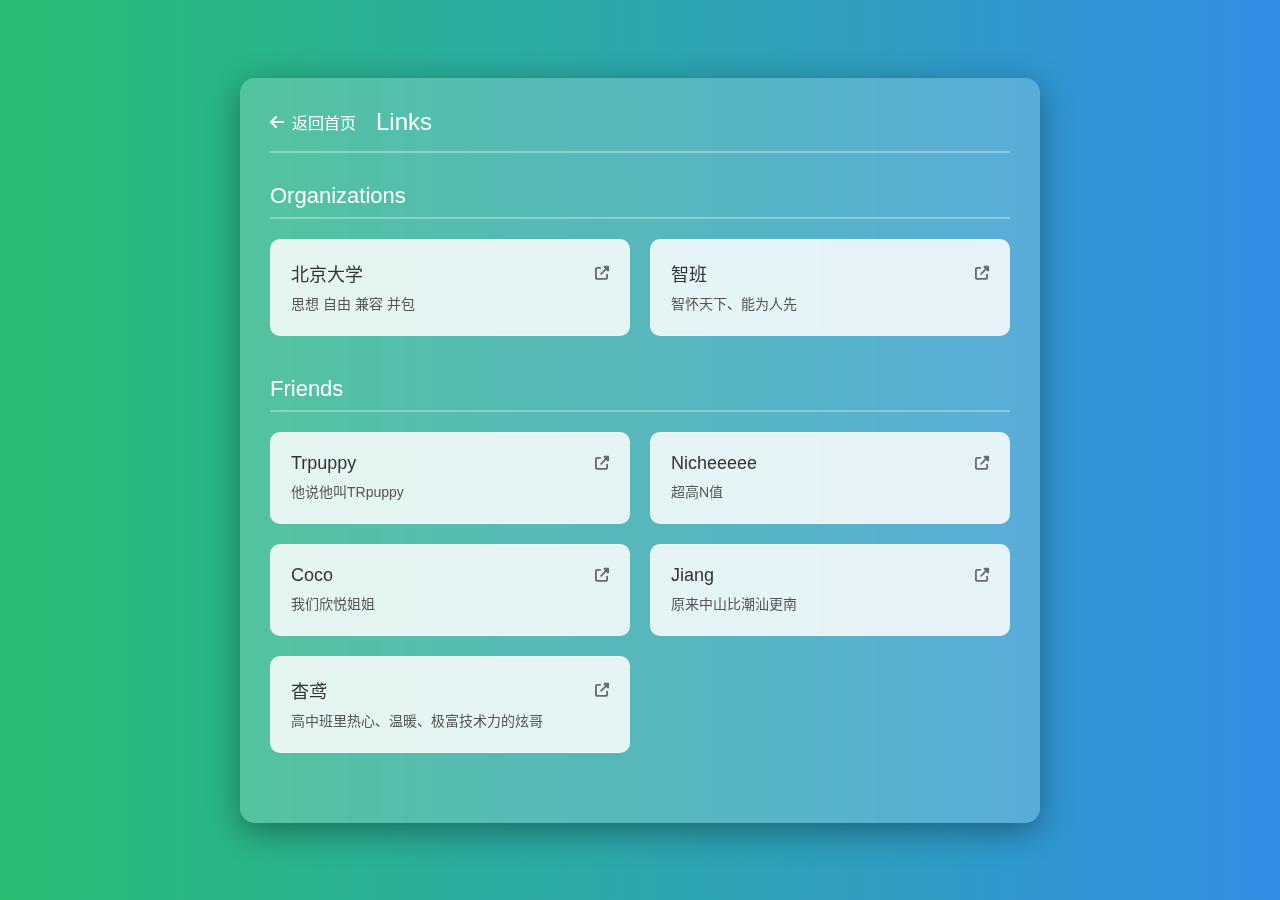
<file: links.html>
<!DOCTYPE html>
<html lang="zh-CN">
<head>
    <meta charset="UTF-8">
    <meta name="viewport" content="width=device-width, initial-scale=1.0">
    <title>联结 - Logic</title>
    <link rel="stylesheet" href="https://cdnjs.cloudflare.com/ajax/libs/font-awesome/6.4.0/css/all.min.css">
    <style>
        * {
            margin: 0;
            padding: 0;
            box-sizing: border-box;
            font-family: 'Segoe UI', 'Microsoft YaHei', sans-serif;
        }
        
        @keyframes fadeInLeft {
            from {
                opacity: 0;
                transform: translate3d(-100%, 0, 0);
            }
        
            to {
                opacity: 1;
                transform: none;
            }
        }
        
        body {
            margin: 0;
            background:linear-gradient(
                        to left,
                        rgb(50, 143, 230),
                        rgb(39, 189, 114)) ;
            transition: 0.3s;
            display: flex;
            justify-content: center;
            align-items: center;
            min-height: 100vh;
            padding: 20px;
        }
        
        .links-container {
            width: 90%;
            max-width: 800px; /* 减小最大宽度以适应两列布局 */
            animation-duration: 1s;
            animation-fill-mode: both;
            animation-name: fadeInLeft;
            background: rgba( 255, 255, 255, 0.2 );
            box-shadow: 0 8px 32px 0 rgba( 0, 0, 0, 0.37 );
            backdrop-filter: blur(8px);
            -webkit-backdrop-filter: blur(8px);
            border-radius: 15px;
            overflow: hidden;
            transition: 0.3s;
            padding: 30px;
        }
        
        .links-container:hover {
            backdrop-filter: blur(11px);
            box-shadow: 0 8px 39px 0 rgba(0, 0, 0, 0.37);
        }
        
        .header {
            display: flex;
            align-items: center;
            margin-bottom: 30px;
            padding-bottom: 15px;
            border-bottom: 2px solid rgba(255, 255, 255, 0.3);
        }
        
        .back-btn {
            color: white;
            text-decoration: none;
            display: flex;
            align-items: center;
            font-size: 16px;
            margin-right: 20px;
            transition: 0.3s;
        }
        
        .back-btn:hover {
            transform: translateX(-5px);
        }
        
        .back-btn i {
            margin-right: 8px;
        }
        
        .header-title {
            font-size: 24px;
            font-weight: 300;
            color: white;
        }
        
        .links-section {
            margin-bottom: 40px;
        }
        
        .section-title {
            font-size: 22px;
            color: white;
            margin-bottom: 20px;
            padding-bottom: 8px;
            border-bottom: 2px solid rgba(255, 255, 255, 0.3);
            font-weight: 300;
        }
        
        .links-grid {
            display: grid;
            grid-template-columns: repeat(2, 1fr); /* 固定为两列 */
            gap: 20px;
        }
        
        .link-card {
            background: rgba(255, 255, 255, 0.85); /* 增加背景不透明度 */
            border-radius: 10px;
            padding: 20px;
            transition: all 0.3s ease;
            border: 1px solid rgba(255, 255, 255, 0.3);
            cursor: pointer;
            text-decoration: none;
            display: block;
        }
        
        .link-card:hover {
            background: rgba(255, 255, 255, 0.95); /* 悬停时更不透明 */
            transform: translateY(-5px);
            box-shadow: 0 10px 20px rgba(0, 0, 0, 0.1);
        }
        
        .link-title {
            font-size: 18px;
            font-weight: 500;
            color: #333; /* 改为黑色 */
            margin-bottom: 8px;
            display: flex;
            align-items: center;
            justify-content: space-between;
        }
        
        .link-title-text {
            flex: 1;
        }
        
        .link-icon {
            margin-left: 8px;
            font-size: 14px;
            opacity: 0.7;
            color: #333; /* 改为黑色 */
        }
        
        .link-description {
            font-size: 14px;
            color: #555; /* 改为深灰色 */
            line-height: 1.5;
        }
        
        /* 响应式设计 */
        @media (max-width: 800px) {
            .links-container {
                box-shadow: 0 8px 39px 0 rgba(0, 0, 0, 0.37)!important;
                padding: 20px;
            }
            
            .links-grid {
                grid-template-columns: 1fr; /* 在较小屏幕上变为单列 */
            }
        }
        
        @media (max-width: 500px) {
            .header-title {
                font-size: 20px;
            }
            
            .section-title {
                font-size: 18px;
            }
        }
        
        /* 空状态样式 */
        .empty-state {
            display: flex;
            flex-direction: column;
            align-items: center;
            justify-content: center;
            padding: 40px 20px;
            color: rgba(255, 255, 255, 0.7);
            text-align: center;
        }
        
        .empty-icon {
            font-size: 40px;
            margin-bottom: 15px;
            opacity: 0.5;
        }
        
        .empty-text {
            font-size: 16px;
        }
    </style>
</head>
<body>
    <div class="links-container">
        <div class="header">
            <a href="index.html" class="back-btn">
                <i class="fas fa-arrow-left"></i> 返回首页
            </a>
            <h1 class="header-title">Links</h1>
        </div>
        
        <!-- 组织链接部分 -->
        <div class="links-section">
            <h2 class="section-title">Organizations</h2>
            <div class="links-grid" id="organizationsList">
                <!-- 组织链接将通过JavaScript动态加载 -->
            </div>
        </div>
        
        <!-- 朋友链接部分 -->
        <div class="links-section">
            <h2 class="section-title">Friends</h2>
            <div class="links-grid" id="friendsList">
                <!-- 朋友链接将通过JavaScript动态加载 -->
            </div>
        </div>
    </div>

    <script>
        // 组织链接数据
        const organizations = [
            {
                title: "北京大学",
                url: "https://www.pku.edu.cn",
                description: "思想 自由 兼容 并包"
            },
            {
                title: "智班",
                url: "https://zhi-class.ai",
                description: "智怀天下、能为人先"
            }
        ];

        // 朋友链接数据
        const friends = [
            {
                title: "Trpuppy",
                url: "https://trpuppy.vercel.app/",
                description: "他说他叫TRpuppy"
            },
            {
                title: "Nicheeeee",
                url: "https://nicheeeee.github.io/",
                description: "超高N值"
            },
            {
                title: "Coco",
                url: "https://coco.github.io/",
                description: "我们欣悦姐姐"
            },
            {
                title: "Jiang",
                url: "https://jiang-reizen.github.io/",
                description: "原来中山比潮汕更南"
            },
            {
                title: "杳鸢",
                url: "https://uniya.work/",
                description: "高中班里热心、温暖、极富技术力的炫哥"
            }
        ];

        // 动态生成链接卡片
        function renderLinkCards(containerId, links) {
            const container = document.getElementById(containerId);
            
            if (links.length === 0) {
                container.innerHTML = `
                    <div class="empty-state">
                        <div class="empty-icon">
                            <i class="fas fa-link"></i>
                        </div>
                        <div class="empty-text">暂无链接</div>
                    </div>
                `;
                return;
            }
            
            container.innerHTML = '';
            
            links.forEach(link => {
                const linkCard = document.createElement('a');
                linkCard.className = 'link-card';
                linkCard.href = link.url;
                linkCard.target = '_blank';
                linkCard.rel = 'noopener noreferrer';
                
                linkCard.innerHTML = `
                    <div class="link-title">
                        <span class="link-title-text">${link.title}</span>
                        <i class="fas fa-external-link-alt link-icon"></i>
                    </div>
                    <div class="link-description">${link.description}</div>
                `;
                
                container.appendChild(linkCard);
            });
        }

        // 初始化
        document.addEventListener('DOMContentLoaded', () => {
            renderLinkCards('organizationsList', organizations);
            renderLinkCards('friendsList', friends);
        });
        
        // 禁止右键菜单和选择文本
        document.addEventListener('contextmenu', function(e) {
            e.preventDefault();
            return false;
        });
        
        document.addEventListener('selectstart', function(e) {
            e.preventDefault();
            return false;
        });
    </script>
</body>

</html>
</file>
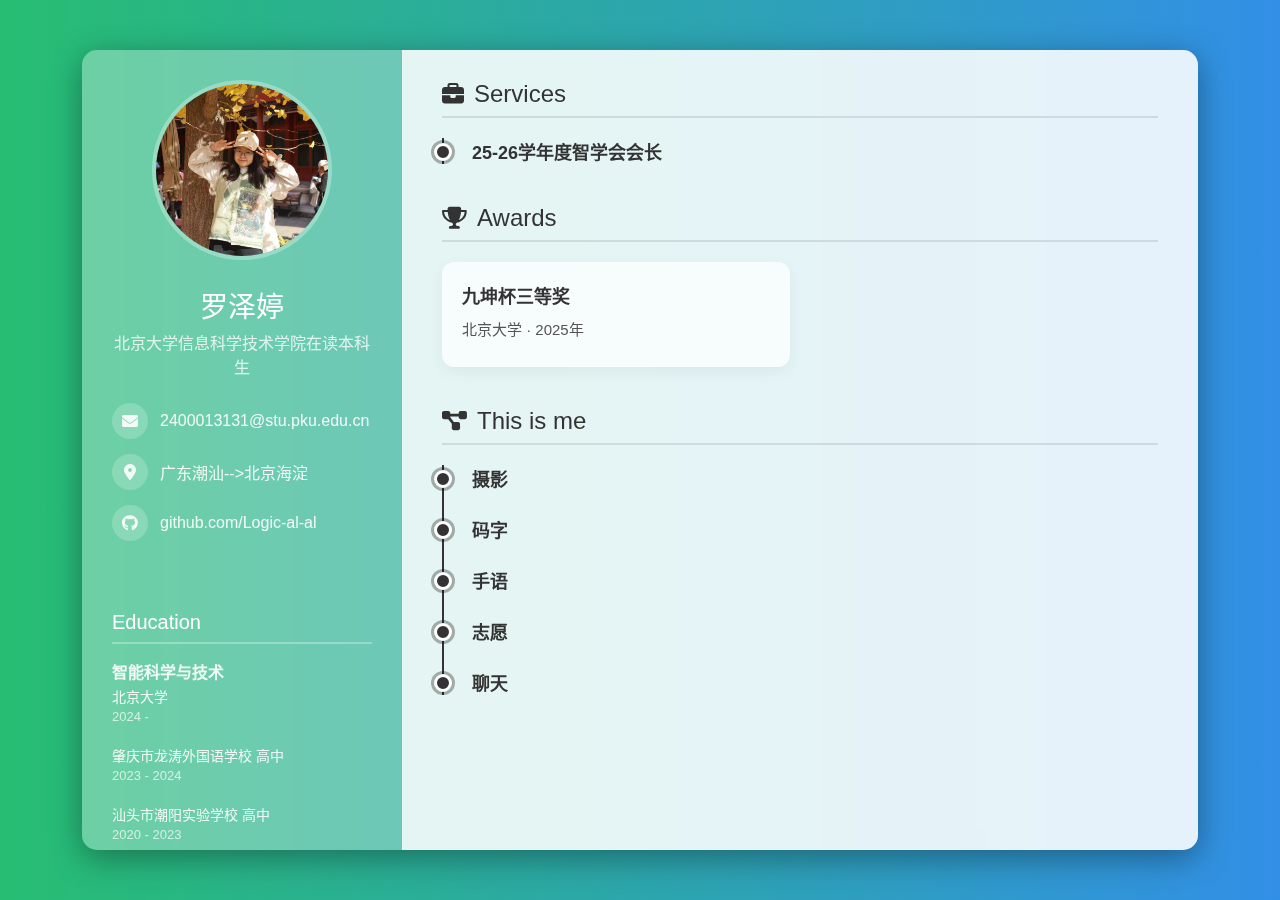
<file: me.html>
<!DOCTYPE html>
<html lang="zh-CN">
<head>
    <meta charset="UTF-8">
    <meta name="viewport" content="width=device-width, initial-scale=1.0">
    <title>简介 - Logic</title>
    <link rel="stylesheet" href="https://cdnjs.cloudflare.com/ajax/libs/font-awesome/6.4.0/css/all.min.css">
    <style>
        * {
            margin: 0;
            padding: 0;
            box-sizing: border-box;
            font-family: 'Segoe UI', 'Microsoft YaHei', sans-serif;
        }
        
        @keyframes fadeInLeft {
            from {
                opacity: 0;
                transform: translate3d(-100%, 0, 0);
            }
        
            to {
                opacity: 1;
                transform: none;
            }
        }
        
        body {
            margin: 0;
            background:linear-gradient(
                        to left,
                        rgb(50, 143, 230),
                        rgb(39, 189, 114)) ;
            transition: 0.3s;
            display: flex;
            justify-content: center;
            align-items: center;
            height: 100vh;
            overflow: hidden; /* 页面整体不可滚动 */
            padding: 20px;
        }
        
        .resume-container {
            display: flex;
            width: 90%;
            max-width: 1200px;
            height: 90vh;
            max-height: 800px;
            animation-duration: 1s;
            animation-fill-mode: both;
            animation-name: fadeInLeft;
            background: rgba( 255, 255, 255, 0.2 );
            box-shadow: 0 8px 32px 0 rgba( 0, 0, 0, 0.37 );
            backdrop-filter: blur(8px);
            -webkit-backdrop-filter: blur(8px);
            border-radius: 15px;
            overflow: hidden;
            transition: 0.3s;
        }
        
        .resume-container:hover {
            backdrop-filter: blur(11px);
            box-shadow: 0 8px 39px 0 rgba(0, 0, 0, 0.37);
        }
        
        /* 左侧固定栏样式 */
        .sidebar {
            width: 320px;
            background: rgba(255, 255, 255, 0.15);
            padding: 30px;
            display: flex;
            flex-direction: column;
            align-items: center;
            overflow-y: auto; /* 左侧栏内部可滚动 */
        }
        
        .profile-img {
            width: 180px;
            height: 180px;
            border-radius: 50%;
            object-fit: cover;
            border: 4px solid rgba(255, 255, 255, 0.3);
            margin-bottom: 25px;
            transition: 0.7s;
        }
        
        .resume-container:hover .profile-img {
            transform: rotate(360deg);
        }
        
        .profile-img:hover {
            transform: rotate(360deg);
        }
        
        .name {
            font-size: 28px;
            font-weight: 300;
            color: white;
            margin-bottom: 5px;
            text-align: center;
        }
        
        .title {
            font-size: 16px;
            color: rgba(255, 255, 255, 0.8);
            margin-bottom: 25px;
            text-align: center;
        }
        
        .contact-info {
            width: 100%;
            margin-bottom: 30px;
        }
        
        .contact-item {
            display: flex;
            align-items: center;
            margin-bottom: 15px;
            color: rgba(255, 255, 255, 0.9);
        }
        
        .contact-icon {
            width: 36px;
            height: 36px;
            border-radius: 50%;
            background: rgba(255, 255, 255, 0.2);
            display: flex;
            align-items: center;
            justify-content: center;
            margin-right: 12px;
            font-size: 16px;
        }
        
        .section-title {
            font-size: 20px;
            color: white;
            margin: 25px 0 15px;
            padding-bottom: 8px;
            border-bottom: 2px solid rgba(255, 255, 255, 0.3);
            width: 100%;
            font-weight: 300;
        }
        

        /* 确保教育部分完全左对齐 */
        .education-item {
        margin-bottom: 18px;
        color: rgba(255, 255, 255, 0.9);
        width: 100%; /* 添加这行确保宽度100% */
        text-align: left; /* 添加这行确保文本左对齐 */
        }
        .education-degree {
            font-weight: 600;
            font-size: 16px;
        }
        
        .education-school {
            font-size: 14px;
            margin: 3px 0;
        }
        
        .education-year {
            font-size: 13px;
            color: rgba(255, 255, 255, 0.7);
        }
        
        /* 右侧内容区样式 */
        .main-content {
            flex: 1;
            padding: 30px 40px;
            overflow-y: auto; /* 右侧内容区可滚动 */
            background: rgba(255, 255, 255, 0.85);
        }
        
        .content-section {
            margin-bottom: 40px;
        }
        
        .content-title {
            font-size: 24px;
            color: #333;
            margin-bottom: 20px;
            padding-bottom: 8px;
            border-bottom: 2px solid rgba(0, 0, 0, 0.1);
            display: flex;
            align-items: center;
            font-weight: 300;
        }
        
        .content-title i {
            margin-right: 10px;
            font-size: 22px;
        }
        
        .timeline {
            position: relative;
            padding-left: 30px;
        }
        
        .timeline::before {
            content: '';
            position: absolute;
            left: 0;
            top: 0;
            bottom: 0;
            width: 2px;
            background: #333;
        }
        
        .timeline-item {
            position: relative;
            margin-bottom: 25px;
        }
        
        .timeline-item::before {
            content: '';
            position: absolute;
            left: -38px;
            top: 5px;
            width: 12px;
            height: 12px;
            border-radius: 50%;
            background: #333;
            border: 3px solid white;
            box-shadow: 0 0 0 3px rgba(0, 0, 0, 0.3);
        }
        
        .timeline-date {
            font-size: 14px;
            color: #333;
            margin-bottom: 5px;
            font-weight: 600;
        }
        
        .timeline-title {
            font-size: 18px;
            font-weight: 600;
            margin-bottom: 8px;
            color: #333;
        }
        
        .timeline-subtitle {
            font-size: 16px;
            color: #555;
            margin-bottom: 10px;
            font-weight: 500;
        }
        
        .timeline-description {
            font-size: 15px;
            line-height: 1.6;
            color: #555;
        }
        
        .skills-container {
            display: flex;
            flex-wrap: wrap;
            gap: 15px;
        }
        
        .skill-item {
            background: rgba(255, 255, 255, 0.7);
            padding: 12px 20px;
            border-radius: 30px;
            box-shadow: 0 4px 10px rgba(0, 0, 0, 0.08);
            font-size: 15px;
            display: flex;
            align-items: center;
            transition: transform 0.3s;
            border: none;
            cursor: pointer;
        }
        
        .skill-item:hover {
            transform: translateY(-3px);
            background-color: black;
            color: white;
        }
        
        .skill-icon {
            margin-right: 8px;
        }
        
        .awards-container {
            display: grid;
            grid-template-columns: repeat(auto-fill, minmax(280px, 1fr));
            gap: 20px;
        }
        
        .award-card {
            background: rgba(255, 255, 255, 0.7);
            padding: 20px;
            border-radius: 12px;
            box-shadow: 0 5px 15px rgba(0, 0, 0, 0.05);
            transition: all 0.3s;
            border: none;
            cursor: pointer;
        }
        
        .award-card:hover {
            transform: translateY(-5px);
            background-color: black;
            color: white;
        }
        
        .award-title {
            font-size: 18px;
            font-weight: 600;
            margin-bottom: 10px;
            color: #333;
        }
        
        .award-card:hover .award-title {
            color: white;
        }
        
        .award-org {
            font-size: 15px;
            color: #555;
            margin-bottom: 8px;
        }
        
        .award-card:hover .award-org {
            color: rgba(255, 255, 255, 0.8);
        }
        
        .award-year {
            font-size: 14px;
            color: #888;
        }
        
        .award-card:hover .award-year {
            color: rgba(255, 255, 255, 0.7);
        }
        
        /* 响应式设计 */
        @media (max-width: 992px) {
            .resume-container {
                flex-direction: column;
                height: auto;
                max-height: 90vh;
            }
            
            .sidebar {
                width: 100%;
                padding: 25px;
                max-height: 40vh;
            }
            
            .main-content {
                padding: 25px;
                max-height: 50vh;
            }
        }
        
        @media (max-width: 800px) {
            .resume-container {
                box-shadow: 0 8px 39px 0 rgba(0, 0, 0, 0.37)!important;
                margin-top: 12%!important;
                margin-left: 5%!important;
                margin-right: 5%!important;
            }
            
            .awards-container {
                grid-template-columns: 1fr;
            }
        }
        
        /* 自定义滚动条 */
        ::-webkit-scrollbar {
            width: 8px;
        }
        
        ::-webkit-scrollbar-track {
            background: rgba(255, 255, 255, 0.1);
            border-radius: 10px;
        }
        
        ::-webkit-scrollbar-thumb {
            background: rgba(255, 255, 255, 0.3);
            border-radius: 10px;
        }
        
        ::-webkit-scrollbar-thumb:hover {
            background: rgba(255, 255, 255, 0.5);
        }
    </style>
</head>
<body>
    <div class="resume-container">
        <!-- 左侧固定栏 -->
        <div class="sidebar">
            <img src="source/img/figure.jpg" alt="个人照片" class="profile-img">
            <h1 class="name">罗泽婷</h1>
            <p class="title">北京大学信息科学技术学院在读本科生</p>
            
            <div class="contact-info">
                <div class="contact-item">
                    <div class="contact-icon">
                        <i class="fas fa-envelope"></i>
                    </div>
                    <span>2400013131@stu.pku.edu.cn</span>
                </div>
                <div class="contact-item">
                    <div class="contact-icon">
                        <i class="fas fa-map-marker-alt"></i>
                    </div>
                    <span>广东潮汕-->北京海淀</span>
                </div>
                <div class="contact-item">
                    <div class="contact-icon">
                        <i class="fab fa-github"></i>
                    </div>
                    <span>github.com/Logic-al-al</span>
                </div>
            </div>
            
            <h2 class="section-title">Education</h2>
            <div class="education-item">
                <div class="education-degree">智能科学与技术</div>
                <div class="education-school">北京大学</div>
                <div class="education-year">2024 - </div>
            </div>
            <div class="education-item">
                <div class="education-school">肇庆市龙涛外国语学校 高中</div>
                <div class="education-year">2023 - 2024</div>
            </div>
            <div class="education-item">
                <div class="education-school">汕头市潮阳实验学校 高中</div>
                <div class="education-year">2020 - 2023</div>
            </div>
<!-- 
            <h2 class="section-title">Skills</h2>
            <div class="skills-container">
                <div class="skill-item">
                    <i class="fab fa-js skill-icon"></i>
                    <span>JavaScript/TypeScript</span>
                </div>
                <div class="skill-item">
                    <i class="fab fa-react skill-icon"></i>
                    <span>React/Vue.js</span>
                </div>
                <div class="skill-item">
                    <i class="fab fa-node-js skill-icon"></i>
                    <span>Node.js/Express</span>
                </div>
                <div class="skill-item">
                    <i class="fas fa-database skill-icon"></i>
                    <span>MySQL/MongoDB</span>
                </div>
            </div> -->
        </div>
        
        <!-- 右侧内容区 -->
        <div class="main-content">
            <div class="content-section">
                <h2 class="content-title"><i class="fas fa-briefcase"></i> Services</h2>
                <div class="timeline">
                    <!-- <div class="timeline-item">
                        <div class="timeline-date">2021年6月 - 至今</div>
                        <h3 class="timeline-title">高级全栈工程师</h3>
                        <div class="timeline-subtitle">字节跳动 · 北京</div>
                        <p class="timeline-description">
                            负责核心业务系统的前后端开发，主导了多个重要项目的技术架构设计和实现。
                            使用React+TypeScript构建高性能前端应用，Node.js+MySQL开发后端服务。
                            带领5人团队完成从0到1的产品开发，系统上线后用户量增长300%。
                        </p>
                    </div> -->
                    <div class="timeline-item">
                        <h3 class="timeline-title">25-26学年度智学会会长</h3>
                        </p>
                    </div>
                </div>
            </div>
            
            <div class="content-section">
                <h2 class="content-title"><i class="fas fa-trophy"></i> Awards</h2>
                <div class="awards-container">
                    <div class="award-card">
                        <h3 class="award-title">九坤杯三等奖</h3>
                        <div class="award-org">北京大学 · 2025年</div>
                        <!-- <div class="award-year">年度技术贡献突出，获得公司表彰</div> -->
                    </div>
                </div>
            </div>
            
            <div class="content-section">
                <h2 class="content-title"><i class="fas fa-project-diagram"></i> This is me</h2>
                <div class="timeline">
                    <!-- <div class="timeline-item">
                        <div class="timeline-date">2022年</div>
                        <h3 class="timeline-title">企业级低代码平台</h3>
                        <div class="timeline-subtitle">技术负责人</div>
                        <p class="timeline-description">
                            主导设计并实现了一个企业级低代码开发平台，支持可视化拖拽构建应用。
                            平台上线后，内部业务系统开发效率提升60%，减少代码编写量70%。
                            技术栈：React + TypeScript + Node.js + MongoDB。
                        </p>
                    </div> -->
                    <div class="timeline-item">
                        <h3 class="timeline-title">摄影</h3>
                    </div>
                    <div class="timeline-item">
                        <h3 class="timeline-title">码字</h3>
                    </div>
                    <div class="timeline-item">
                        <h3 class="timeline-title">手语</h3>
                    </div>
                    <div class="timeline-item">
                        <h3 class="timeline-title">志愿</h3>
                    </div>
                    <div class="timeline-item">
                        <h3 class="timeline-title">聊天</h3>
                    </div>
                </div>
            </div>
        </div>
    </div>

    <script>
        // 添加滚动动画效果
        document.addEventListener('DOMContentLoaded', function() {
            const timelineItems = document.querySelectorAll('.timeline-item');
            const awardCards = document.querySelectorAll('.award-card');
            const skillItems = document.querySelectorAll('.skill-item');
            
            // 初始隐藏元素
            timelineItems.forEach(item => {
                item.style.opacity = '0';
                item.style.transform = 'translateX(-20px)';
            });
            
            awardCards.forEach(card => {
                card.style.opacity = '0';
                card.style.transform = 'translateY(20px)';
            });
            
            skillItems.forEach(skill => {
                skill.style.opacity = '0';
                skill.style.transform = 'translateY(20px)';
            });
            
            // 滚动时显示元素
            const observerOptions = {
                threshold: 0.1,
                rootMargin: '0px 0px -50px 0px'
            };
            
            const observer = new IntersectionObserver(function(entries) {
                entries.forEach(entry => {
                    if (entry.isIntersecting) {
                        entry.target.style.transition = 'opacity 0.6s ease, transform 0.6s ease';
                        entry.target.style.opacity = '1';
                        entry.target.style.transform = 'translateX(0)';
                        
                        // 为奖项卡片添加延迟效果
                        if (entry.target.classList.contains('award-card')) {
                            const index = Array.from(awardCards).indexOf(entry.target);
                            entry.target.style.transitionDelay = `${index * 0.1}s`;
                        }
                        
                        // 为技能项添加延迟效果
                        if (entry.target.classList.contains('skill-item')) {
                            const index = Array.from(skillItems).indexOf(entry.target);
                            entry.target.style.transitionDelay = `${index * 0.1}s`;
                        }
                    }
                });
            }, observerOptions);
            
            timelineItems.forEach(item => observer.observe(item));
            awardCards.forEach(card => observer.observe(card));
            skillItems.forEach(skill => observer.observe(skill));
        });
        
        // 禁止右键菜单和选择文本
        document.addEventListener('contextmenu', function(e) {
            e.preventDefault();
            return false;
        });
        
        document.addEventListener('selectstart', function(e) {
            e.preventDefault();
            return false;
        });
    </script>
</body>
</html>
</file>
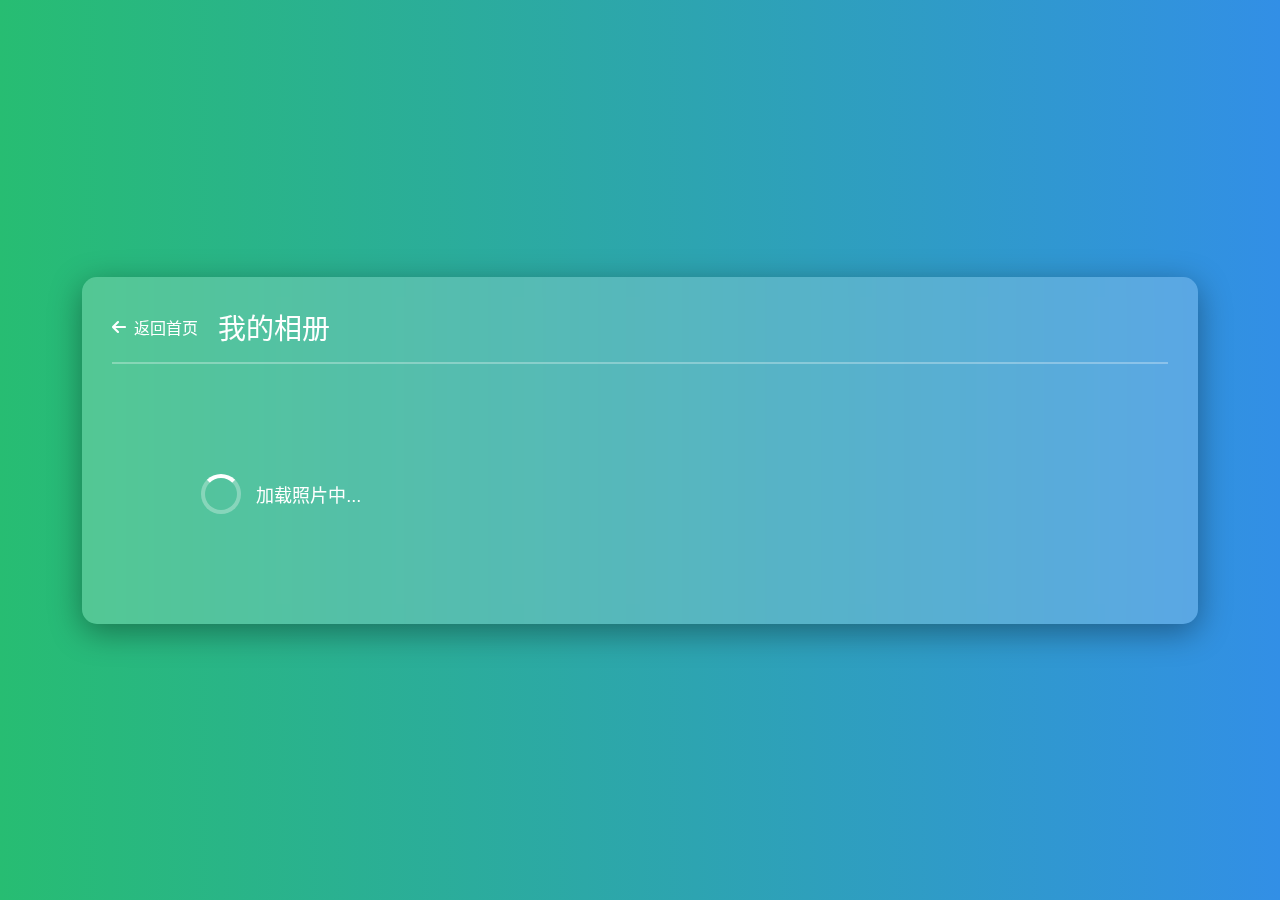
<file: photos.html>
<!DOCTYPE html>
<html lang="zh-CN">
<head>
    <meta charset="UTF-8">
    <meta name="viewport" content="width=device-width, initial-scale=1.0">
    <title>相册 - Logic</title>
    <link rel="stylesheet" href="https://cdnjs.cloudflare.com/ajax/libs/font-awesome/6.4.0/css/all.min.css">
    <style>
        * {
            margin: 0;
            padding: 0;
            box-sizing: border-box;
            font-family: 'Segoe UI', 'Microsoft YaHei', sans-serif;
        }
        
        @keyframes fadeInLeft {
            from {
                opacity: 0;
                transform: translate3d(-100%, 0, 0);
            }
        
            to {
                opacity: 1;
                transform: none;
            }
        }
        
        body {
            margin: 100px 0;
            background:linear-gradient(
                        to left,
                        rgb(50, 143, 230),
                        rgb(39, 189, 114)) ;
            transition: 0.3s;
            display: flex;
            justify-content: center;
            align-items: center;
            min-height: calc(100vh - 200px);
            padding: 20px;
        }
        
        .photos-container {
            width: 90%;
            max-width: 1200px;
            animation-duration: 1s;
            animation-fill-mode: both;
            animation-name: fadeInLeft;
            background: rgba( 255, 255, 255, 0.2 );
            box-shadow: 0 8px 32px 0 rgba( 0, 0, 0, 0.37 );
            backdrop-filter: blur(8px);
            -webkit-backdrop-filter: blur(8px);
            border-radius: 15px;
            overflow: hidden;
            transition: 0.3s;
            padding: 30px;
        }
        
        .photos-container:hover {
            backdrop-filter: blur(11px);
            box-shadow: 0 8px 39px 0 rgba(0, 0, 0, 0.37);
        }
        
        .header {
            display: flex;
            align-items: center;
            margin-bottom: 30px;
            padding-bottom: 15px;
            border-bottom: 2px solid rgba(255, 255, 255, 0.3);
        }
        
        .back-btn {
            color: white;
            text-decoration: none;
            display: flex;
            align-items: center;
            font-size: 16px;
            margin-right: 20px;
            transition: 0.3s;
        }
        
        .back-btn:hover {
            transform: translateX(-5px);
        }
        
        .back-btn i {
            margin-right: 8px;
        }
        
        .header-title {
            font-size: 28px;
            font-weight: 300;
            color: white;
        }
        
        .gallery {
            display: grid;
            grid-template-columns: repeat(auto-fill, minmax(250px, 1fr));
            gap: 20px;
            margin-top: 20px;
        }
        
        .photo-item {
            position: relative;
            overflow: hidden;
            border-radius: 10px;
            box-shadow: 0 5px 15px rgba(0, 0, 0, 0.1);
            transition: all 0.3s ease;
            aspect-ratio: 1 / 1;
            background: rgba(255, 255, 255, 0.1);
            cursor: pointer;
        }
        
        .photo-item:hover {
            transform: translateY(-10px);
            box-shadow: 0 15px 30px rgba(0, 0, 0, 0.2);
        }
        
        .photo-img {
            width: 100%;
            height: 100%;
            object-fit: cover;
            transition: transform 0.5s ease;
        }
        
        .photo-item:hover .photo-img {
            transform: scale(1.1);
        }
        
        .photo-overlay {
            position: absolute;
            bottom: 0;
            left: 0;
            right: 0;
            background: rgba(0, 0, 0, 0.7);
            color: white;
            padding: 15px;
            transform: translateY(100%);
            transition: transform 0.3s ease;
        }
        
        .photo-item:hover .photo-overlay {
            transform: translateY(0);
        }
        
        .photo-title {
            font-size: 16px;
            font-weight: 500;
            margin-bottom: 5px;
        }
        
        .photo-date {
            font-size: 12px;
            opacity: 0.8;
        }
        
        /* 模态框样式 */
        .modal {
            display: none;
            position: fixed;
            top: 0;
            left: 0;
            width: 100%;
            height: 100%;
            background: rgba(0, 0, 0, 0.9);
            z-index: 1000;
            justify-content: center;
            align-items: center;
        }
        
        .modal-content {
            max-width: 90%;
            max-height: 90%;
            border-radius: 10px;
            box-shadow: 0 5px 30px rgba(0, 0, 0, 0.3);
        }
        
        .modal-close {
            position: absolute;
            top: 20px;
            right: 30px;
            color: white;
            font-size: 30px;
            cursor: pointer;
            transition: 0.3s;
        }
        
        .modal-close:hover {
            transform: rotate(90deg);
        }
        
        .modal-nav {
            position: absolute;
            top: 50%;
            transform: translateY(-50%);
            color: white;
            font-size: 30px;
            cursor: pointer;
            padding: 10px 15px;
            background: rgba(0, 0, 0, 0.5);
            border-radius: 50%;
            transition: 0.3s;
        }
        
        .modal-nav:hover {
            background: rgba(0, 0, 0, 0.8);
        }
        
        .modal-prev {
            left: 30px;
        }
        
        .modal-next {
            right: 30px;
        }
        
        /* 响应式设计 */
        @media (max-width: 800px) {
            .photos-container {
                box-shadow: 0 8px 39px 0 rgba(0, 0, 0, 0.37)!important;
                margin-top: 12%!important;
                margin-left: 5%!important;
                margin-right: 5%!important;
                padding: 20px;
            }
            
            .gallery {
                grid-template-columns: repeat(auto-fill, minmax(150px, 1fr));
                gap: 15px;
            }
            
            .modal-nav {
                font-size: 20px;
                padding: 8px 12px;
            }
            
            .modal-prev {
                left: 10px;
            }
            
            .modal-next {
                right: 10px;
            }
            
            .modal-close {
                top: 10px;
                right: 15px;
                font-size: 25px;
            }
        }
        
        @media (max-width: 500px) {
            .gallery {
                grid-template-columns: repeat(auto-fill, minmax(120px, 1fr));
                gap: 10px;
            }
            
            .header-title {
                font-size: 22px;
            }
        }
        
        /* 加载动画 */
        .loading {
            display: flex;
            justify-content: center;
            align-items: center;
            height: 200px;
            color: white;
            font-size: 18px;
        }
        
        .spinner {
            width: 40px;
            height: 40px;
            border: 4px solid rgba(255, 255, 255, 0.3);
            border-radius: 50%;
            border-top-color: white;
            animation: spin 1s ease-in-out infinite;
            margin-right: 15px;
        }
        
        @keyframes spin {
            to { transform: rotate(360deg); }
        }
    </style>
</head>
<body>
    <div class="photos-container">
        <div class="header">
            <a href="index.html" class="back-btn">
                <i class="fas fa-arrow-left"></i> 返回首页
            </a>
            <h1 class="header-title">我的相册</h1>
        </div>
        
        <div class="gallery" id="gallery">
            <!-- 照片将通过JavaScript动态加载 -->
            <div class="loading">
                <div class="spinner"></div>
                <span>加载照片中...</span>
            </div>
        </div>
    </div>
    
    <!-- 照片查看模态框 -->
    <div class="modal" id="imageModal">
        <span class="modal-close" id="modalClose">&times;</span>
        <span class="modal-nav modal-prev" id="modalPrev">
            <i class="fas fa-chevron-left"></i>
        </span>
        <span class="modal-nav modal-next" id="modalNext">
            <i class="fas fa-chevron-right"></i>
        </span>
        <img class="modal-content" id="modalImage">
    </div>

    <script>
        // 照片数据 - 请根据您的实际照片修改
        const photos = [
            {
                src: "source/img/DSC_0702.JPG",
                title: "柿子丰收",
                date: "2025-11-15"
            },
           
        ];
        
        // 动态生成照片网格
        function renderGallery() {
            const gallery = document.getElementById('gallery');
            gallery.innerHTML = '';
            
            photos.forEach((photo, index) => {
                const photoItem = document.createElement('div');
                photoItem.className = 'photo-item';
                photoItem.setAttribute('data-index', index);
                
                photoItem.innerHTML = `
                    <img src="${photo.src}" alt="${photo.title}" class="photo-img">
                    <div class="photo-overlay">
                        <div class="photo-title">${photo.title}</div>
                        <div class="photo-date">${photo.date}</div>
                    </div>
                `;
                
                photoItem.addEventListener('click', () => openModal(index));
                gallery.appendChild(photoItem);
            });
        }
        
        // 模态框功能
        let currentIndex = 0;
        const modal = document.getElementById('imageModal');
        const modalImage = document.getElementById('modalImage');
        const modalClose = document.getElementById('modalClose');
        const modalPrev = document.getElementById('modalPrev');
        const modalNext = document.getElementById('modalNext');
        
        function openModal(index) {
            currentIndex = index;
            modalImage.src = photos[currentIndex].src;
            modal.style.display = 'flex';
            document.body.style.overflow = 'hidden'; // 防止背景滚动
        }
        
        function closeModal() {
            modal.style.display = 'none';
            document.body.style.overflow = 'auto'; // 恢复背景滚动
        }
        
        function showPrev() {
            currentIndex = (currentIndex - 1 + photos.length) % photos.length;
            modalImage.src = photos[currentIndex].src;
        }
        
        function showNext() {
            currentIndex = (currentIndex + 1) % photos.length;
            modalImage.src = photos[currentIndex].src;
        }
        
        // 事件监听
        modalClose.addEventListener('click', closeModal);
        modalPrev.addEventListener('click', showPrev);
        modalNext.addEventListener('click', showNext);
        
        // 键盘导航
        document.addEventListener('keydown', (e) => {
            if (modal.style.display === 'flex') {
                if (e.key === 'Escape') closeModal();
                if (e.key === 'ArrowLeft') showPrev();
                if (e.key === 'ArrowRight') showNext();
            }
        });
        
        // 点击模态框背景关闭
        modal.addEventListener('click', (e) => {
            if (e.target === modal) closeModal();
        });
        
        // 初始化
        document.addEventListener('DOMContentLoaded', () => {
            // 模拟加载延迟
            setTimeout(() => {
                renderGallery();
            }, 1000);
        });
        
        // 禁止右键菜单和选择文本
        document.addEventListener('contextmenu', function(e) {
            e.preventDefault();
            return false;
        });
        
        document.addEventListener('selectstart', function(e) {
            e.preventDefault();
            return false;
        });
    </script>
</body>
</html>
</file>
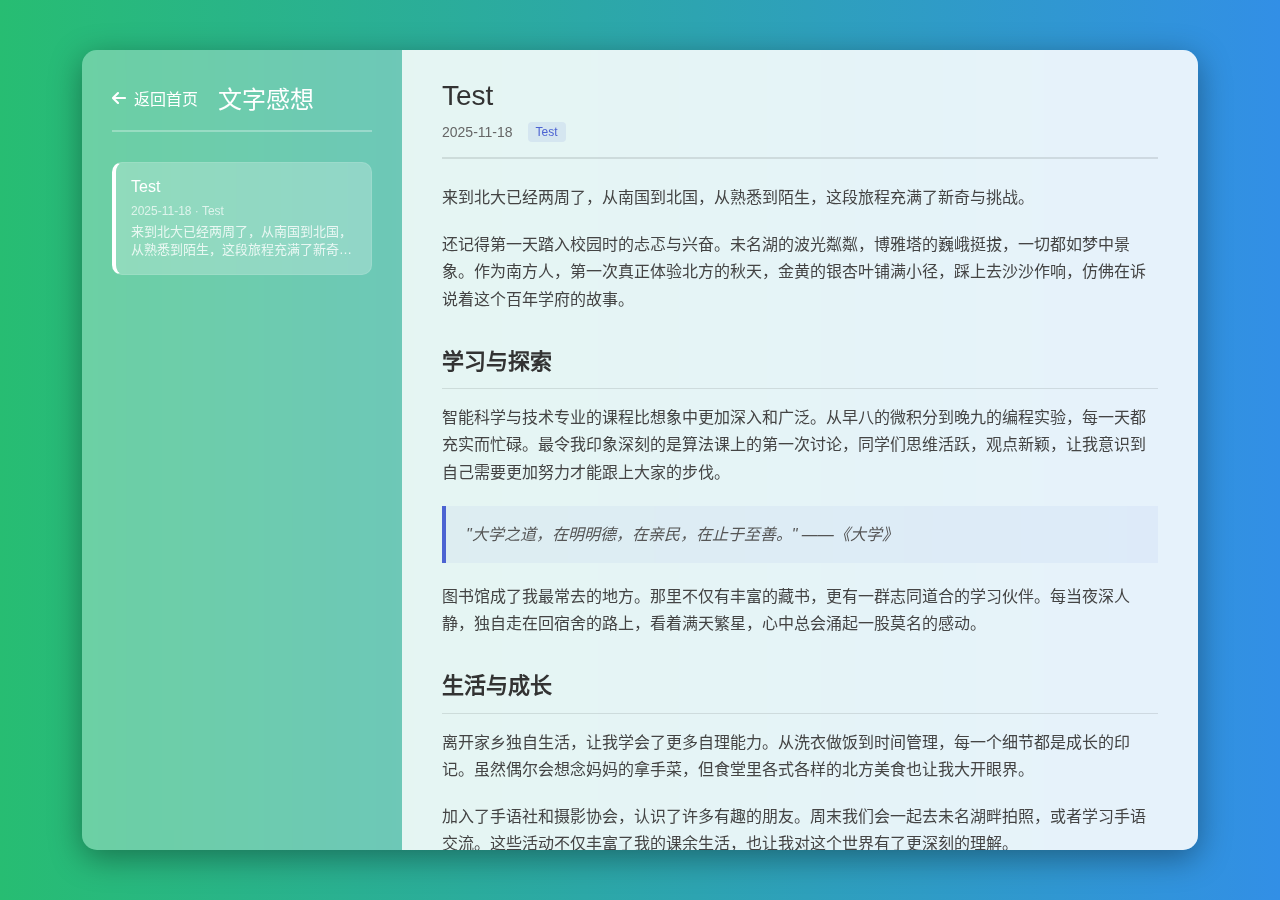
<file: words.html>
<!DOCTYPE html>
<html lang="zh-CN">
<head>
    <meta charset="UTF-8">
    <meta name="viewport" content="width=device-width, initial-scale=1.0">
    <title>文字感想 - Logic</title>
    <link rel="stylesheet" href="https://cdnjs.cloudflare.com/ajax/libs/font-awesome/6.4.0/css/all.min.css">
    <style>
        * {
            margin: 0;
            padding: 0;
            box-sizing: border-box;
            font-family: 'Segoe UI', 'Microsoft YaHei', sans-serif;
        }
        
        @keyframes fadeInLeft {
            from {
                opacity: 0;
                transform: translate3d(-100%, 0, 0);
            }
        
            to {
                opacity: 1;
                transform: none;
            }
        }
        
        body {
            margin: 0;
            background:linear-gradient(
                        to left,
                        rgb(50, 143, 230),
                        rgb(39, 189, 114)) ;
            transition: 0.3s;
            display: flex;
            justify-content: center;
            align-items: center;
            height: 100vh;
            overflow: hidden;
            padding: 20px;
        }
        
        .words-container {
            display: flex;
            width: 90%;
            max-width: 1200px;
            height: 90vh;
            max-height: 800px;
            animation-duration: 1s;
            animation-fill-mode: both;
            animation-name: fadeInLeft;
            background: rgba( 255, 255, 255, 0.2 );
            box-shadow: 0 8px 32px 0 rgba( 0, 0, 0, 0.37 );
            backdrop-filter: blur(8px);
            -webkit-backdrop-filter: blur(8px);
            border-radius: 15px;
            overflow: hidden;
            transition: 0.3s;
        }
        
        .words-container:hover {
            backdrop-filter: blur(11px);
            box-shadow: 0 8px 39px 0 rgba(0, 0, 0, 0.37);
        }
        
        /* 左侧文章列表样式 */
        .articles-sidebar {
            width: 320px;
            background: rgba(255, 255, 255, 0.15);
            padding: 30px;
            display: flex;
            flex-direction: column;
            overflow-y: auto;
        }
        
        .header {
            display: flex;
            align-items: center;
            margin-bottom: 30px;
            padding-bottom: 15px;
            border-bottom: 2px solid rgba(255, 255, 255, 0.3);
        }
        
        .back-btn {
            color: white;
            text-decoration: none;
            display: flex;
            align-items: center;
            font-size: 16px;
            margin-right: 20px;
            transition: 0.3s;
        }
        
        .back-btn:hover {
            transform: translateX(-5px);
        }
        
        .back-btn i {
            margin-right: 8px;
        }
        
        .header-title {
            font-size: 24px;
            font-weight: 300;
            color: white;
        }
        
        .articles-list {
            flex: 1;
            overflow-y: auto;
        }
        
        .article-item {
            background: rgba(255, 255, 255, 0.1);
            border-radius: 10px;
            padding: 15px;
            margin-bottom: 15px;
            cursor: pointer;
            transition: all 0.3s ease;
            border: 1px solid rgba(255, 255, 255, 0.1);
        }
        
        .article-item:hover {
            background: rgba(255, 255, 255, 0.2);
            transform: translateX(5px);
        }
        
        .article-item.active {
            background: rgba(255, 255, 255, 0.25);
            border-left: 4px solid white;
        }
        
        .article-title {
            font-size: 16px;
            font-weight: 500;
            color: white;
            margin-bottom: 8px;
        }
        
        .article-date {
            font-size: 12px;
            color: rgba(255, 255, 255, 0.7);
            margin-bottom: 5px;
        }
        
        .article-excerpt {
            font-size: 13px;
            color: rgba(255, 255, 255, 0.8);
            line-height: 1.4;
            display: -webkit-box;
            -webkit-line-clamp: 2;
            -webkit-box-orient: vertical;
            overflow: hidden;
        }
        
        /* 右侧文章内容样式 */
        .article-content {
            flex: 1;
            padding: 30px 40px;
            overflow-y: auto;
            background: rgba(255, 255, 255, 0.85);
            display: flex;
            flex-direction: column;
        }
        
        .article-header {
            margin-bottom: 25px;
            padding-bottom: 15px;
            border-bottom: 2px solid rgba(0, 0, 0, 0.1);
        }
        
        .content-title {
            font-size: 28px;
            color: #333;
            margin-bottom: 10px;
            font-weight: 400;
        }
        
        .content-meta {
            display: flex;
            align-items: center;
            font-size: 14px;
            color: #666;
        }
        
        .content-date {
            margin-right: 15px;
        }
        
        .content-category {
            background: rgba(76, 99, 210, 0.1);
            color: #4c63d2;
            padding: 3px 8px;
            border-radius: 4px;
            font-size: 12px;
        }
        
        .article-body {
            flex: 1;
            line-height: 1.7;
            color: #444;
            font-size: 16px;
        }
        
        .article-body p {
            margin-bottom: 20px;
        }
        
        .article-body h2 {
            font-size: 22px;
            color: #333;
            margin: 30px 0 15px;
            padding-bottom: 8px;
            border-bottom: 1px solid rgba(0, 0, 0, 0.1);
        }
        
        .article-body blockquote {
            border-left: 4px solid #4c63d2;
            background: rgba(76, 99, 210, 0.05);
            padding: 15px 20px;
            margin: 20px 0;
            font-style: italic;
            color: #555;
        }
        
        .article-footer {
            margin-top: 30px;
            padding-top: 15px;
            border-top: 1px solid rgba(0, 0, 0, 0.1);
            display: flex;
            justify-content: space-between;
            align-items: center;
        }
        
        .article-tags {
            display: flex;
            flex-wrap: wrap;
            gap: 8px;
        }
        
        .tag {
            background: rgba(0, 0, 0, 0.1);
            color: #555;
            padding: 4px 10px;
            border-radius: 20px;
            font-size: 12px;
        }
        
        .article-actions {
            display: flex;
            gap: 15px;
        }
        
        .action-btn {
            background: none;
            border: none;
            color: #666;
            cursor: pointer;
            display: flex;
            align-items: center;
            font-size: 14px;
            transition: color 0.3s;
        }
        
        .action-btn:hover {
            color: #4c63d2;
        }
        
        .action-btn i {
            margin-right: 5px;
        }
        
        /* 空状态样式 */
        .empty-state {
            display: flex;
            flex-direction: column;
            align-items: center;
            justify-content: center;
            height: 100%;
            color: #666;
            text-align: center;
        }
        
        .empty-icon {
            font-size: 60px;
            margin-bottom: 20px;
            opacity: 0.5;
        }
        
        .empty-text {
            font-size: 18px;
            margin-bottom: 10px;
        }
        
        .empty-subtext {
            font-size: 14px;
            opacity: 0.7;
        }
        
        /* 响应式设计 */
        @media (max-width: 992px) {
            .words-container {
                flex-direction: column;
                height: auto;
                max-height: 90vh;
            }
            
            .articles-sidebar {
                width: 100%;
                max-height: 40vh;
            }
            
            .article-content {
                max-height: 50vh;
            }
        }
        
        @media (max-width: 800px) {
            .words-container {
                box-shadow: 0 8px 39px 0 rgba(0, 0, 0, 0.37)!important;
                margin-top: 12%!important;
                margin-left: 5%!important;
                margin-right: 5%!important;
            }
            
            .articles-sidebar {
                padding: 20px;
            }
            
            .article-content {
                padding: 20px;
            }
        }
        
        /* 自定义滚动条 */
        ::-webkit-scrollbar {
            width: 8px;
        }
        
        ::-webkit-scrollbar-track {
            background: rgba(255, 255, 255, 0.1);
            border-radius: 10px;
        }
        
        ::-webkit-scrollbar-thumb {
            background: rgba(255, 255, 255, 0.3);
            border-radius: 10px;
        }
        
        ::-webkit-scrollbar-thumb:hover {
            background: rgba(255, 255, 255, 0.5);
        }
    </style>
</head>
<body>
    <div class="words-container">
        <!-- 左侧文章列表 -->
        <div class="articles-sidebar">
            <div class="header">
                <a href="index.html" class="back-btn">
                    <i class="fas fa-arrow-left"></i> 返回首页
                </a>
                <h1 class="header-title">文字感想</h1>
            </div>
            
            <div class="articles-list" id="articlesList">
                <!-- 文章列表将通过JavaScript动态加载 -->
            </div>
        </div>
        
        <!-- 右侧文章内容 -->
        <div class="article-content">
            <div class="empty-state" id="emptyState">
                <div class="empty-icon">
                    <i class="fas fa-feather-alt"></i>
                </div>
                <div class="empty-text">选择一篇文章开始阅读</div>
                <div class="empty-subtext">点击左侧文章标题查看内容</div>
            </div>
            
            <div class="article-detail" id="articleDetail" style="display: none;">
                <div class="article-header">
                    <h1 class="content-title" id="articleTitle">文章标题</h1>
                    <div class="content-meta">
                        <span class="content-date" id="articleDate">2024-03-20</span>
                        <span class="content-category" id="articleCategory">生活感悟</span>
                    </div>
                </div>
                
                <div class="article-body" id="articleBody">
                    <!-- 文章内容将通过JavaScript动态加载 -->
                </div>
                
                <div class="article-footer">
                    <div class="article-tags" id="articleTags">
                        <!-- 标签将通过JavaScript动态加载 -->
                    </div>
                    <div class="article-actions">
                        <button class="action-btn">
                            <i class="far fa-heart"></i> <span id="likeCount">12</span>
                        </button>
                        <button class="action-btn">
                            <i class="far fa-comment"></i> <span id="commentCount">5</span>
                        </button>
                    </div>
                </div>
            </div>
        </div>
    </div>

    <script>
        // 文章数据
        const articles = [
            {
                id: 1,
                title: "Test",
                date: "2025-11-18",
                category: "Test",
                tags: ["AI生成", "仅用于测试"],
                excerpt: "来到北大已经两周了，从南国到北国，从熟悉到陌生，这段旅程充满了新奇与挑战...",
                content: `
                    <p>来到北大已经两周了，从南国到北国，从熟悉到陌生，这段旅程充满了新奇与挑战。</p>
                    
                    <p>还记得第一天踏入校园时的忐忑与兴奋。未名湖的波光粼粼，博雅塔的巍峨挺拔，一切都如梦中景象。作为南方人，第一次真正体验北方的秋天，金黄的银杏叶铺满小径，踩上去沙沙作响，仿佛在诉说着这个百年学府的故事。</p>
                    
                    <h2>学习与探索</h2>
                    
                    <p>智能科学与技术专业的课程比想象中更加深入和广泛。从早八的微积分到晚九的编程实验，每一天都充实而忙碌。最令我印象深刻的是算法课上的第一次讨论，同学们思维活跃，观点新颖，让我意识到自己需要更加努力才能跟上大家的步伐。</p>
                    
                    <blockquote>
                        "大学之道，在明明德，在亲民，在止于至善。" ——《大学》
                    </blockquote>
                    
                    <p>图书馆成了我最常去的地方。那里不仅有丰富的藏书，更有一群志同道合的学习伙伴。每当夜深人静，独自走在回宿舍的路上，看着满天繁星，心中总会涌起一股莫名的感动。</p>
                    
                    <h2>生活与成长</h2>
                    
                    <p>离开家乡独自生活，让我学会了更多自理能力。从洗衣做饭到时间管理，每一个细节都是成长的印记。虽然偶尔会想念妈妈的拿手菜，但食堂里各式各样的北方美食也让我大开眼界。</p>
                    
                    <p>加入了手语社和摄影协会，认识了许多有趣的朋友。周末我们会一起去未名湖畔拍照，或者学习手语交流。这些活动不仅丰富了我的课余生活，也让我对这个世界有了更深刻的理解。</p>
                    
                    <p>北大，这个我曾经梦寐以求的地方，如今已成为我生活的一部分。前方的路还很长，但我相信，只要保持初心，勇敢前行，一定能在这里书写属于自己的精彩篇章。</p>
                `,
                likes: 12,
                comments: 5
            },
        ];

        // 动态生成文章列表
        function renderArticlesList() {
            const articlesList = document.getElementById('articlesList');
            articlesList.innerHTML = '';
            
            articles.forEach((article, index) => {
                const articleItem = document.createElement('div');
                articleItem.className = 'article-item';
                if (index === 0) {
                    articleItem.classList.add('active');
                }
                
                articleItem.innerHTML = `
                    <div class="article-title">${article.title}</div>
                    <div class="article-date">${article.date} · ${article.category}</div>
                    <div class="article-excerpt">${article.excerpt}</div>
                `;
                
                articleItem.addEventListener('click', () => showArticle(article.id));
                articlesList.appendChild(articleItem);
            });
        }
        
        // 显示文章内容
        function showArticle(articleId) {
            const article = articles.find(a => a.id === articleId);
            if (!article) return;
            
            // 更新文章列表中的激活状态
            document.querySelectorAll('.article-item').forEach(item => {
                item.classList.remove('active');
            });
            document.querySelectorAll('.article-item')[articles.findIndex(a => a.id === articleId)].classList.add('active');
            
            // 更新文章内容
            document.getElementById('articleTitle').textContent = article.title;
            document.getElementById('articleDate').textContent = article.date;
            document.getElementById('articleCategory').textContent = article.category;
            document.getElementById('articleBody').innerHTML = article.content;
            document.getElementById('likeCount').textContent = article.likes;
            document.getElementById('commentCount').textContent = article.comments;
            
            // 更新标签
            const tagsContainer = document.getElementById('articleTags');
            tagsContainer.innerHTML = '';
            article.tags.forEach(tag => {
                const tagElement = document.createElement('span');
                tagElement.className = 'tag';
                tagElement.textContent = tag;
                tagsContainer.appendChild(tagElement);
            });
            
            // 显示文章详情，隐藏空状态
            document.getElementById('emptyState').style.display = 'none';
            document.getElementById('articleDetail').style.display = 'block';
        }
        
        // 初始化
        document.addEventListener('DOMContentLoaded', () => {
            renderArticlesList();
            // 默认显示第一篇文章
            if (articles.length > 0) {
                showArticle(articles[0].id);
            }
        });
        
        // 禁止右键菜单和选择文本
        document.addEventListener('contextmenu', function(e) {
            e.preventDefault();
            return false;
        });
        
        document.addEventListener('selectstart', function(e) {
            e.preventDefault();
            return false;
        });
    </script>
</body>
</html>
</file>
